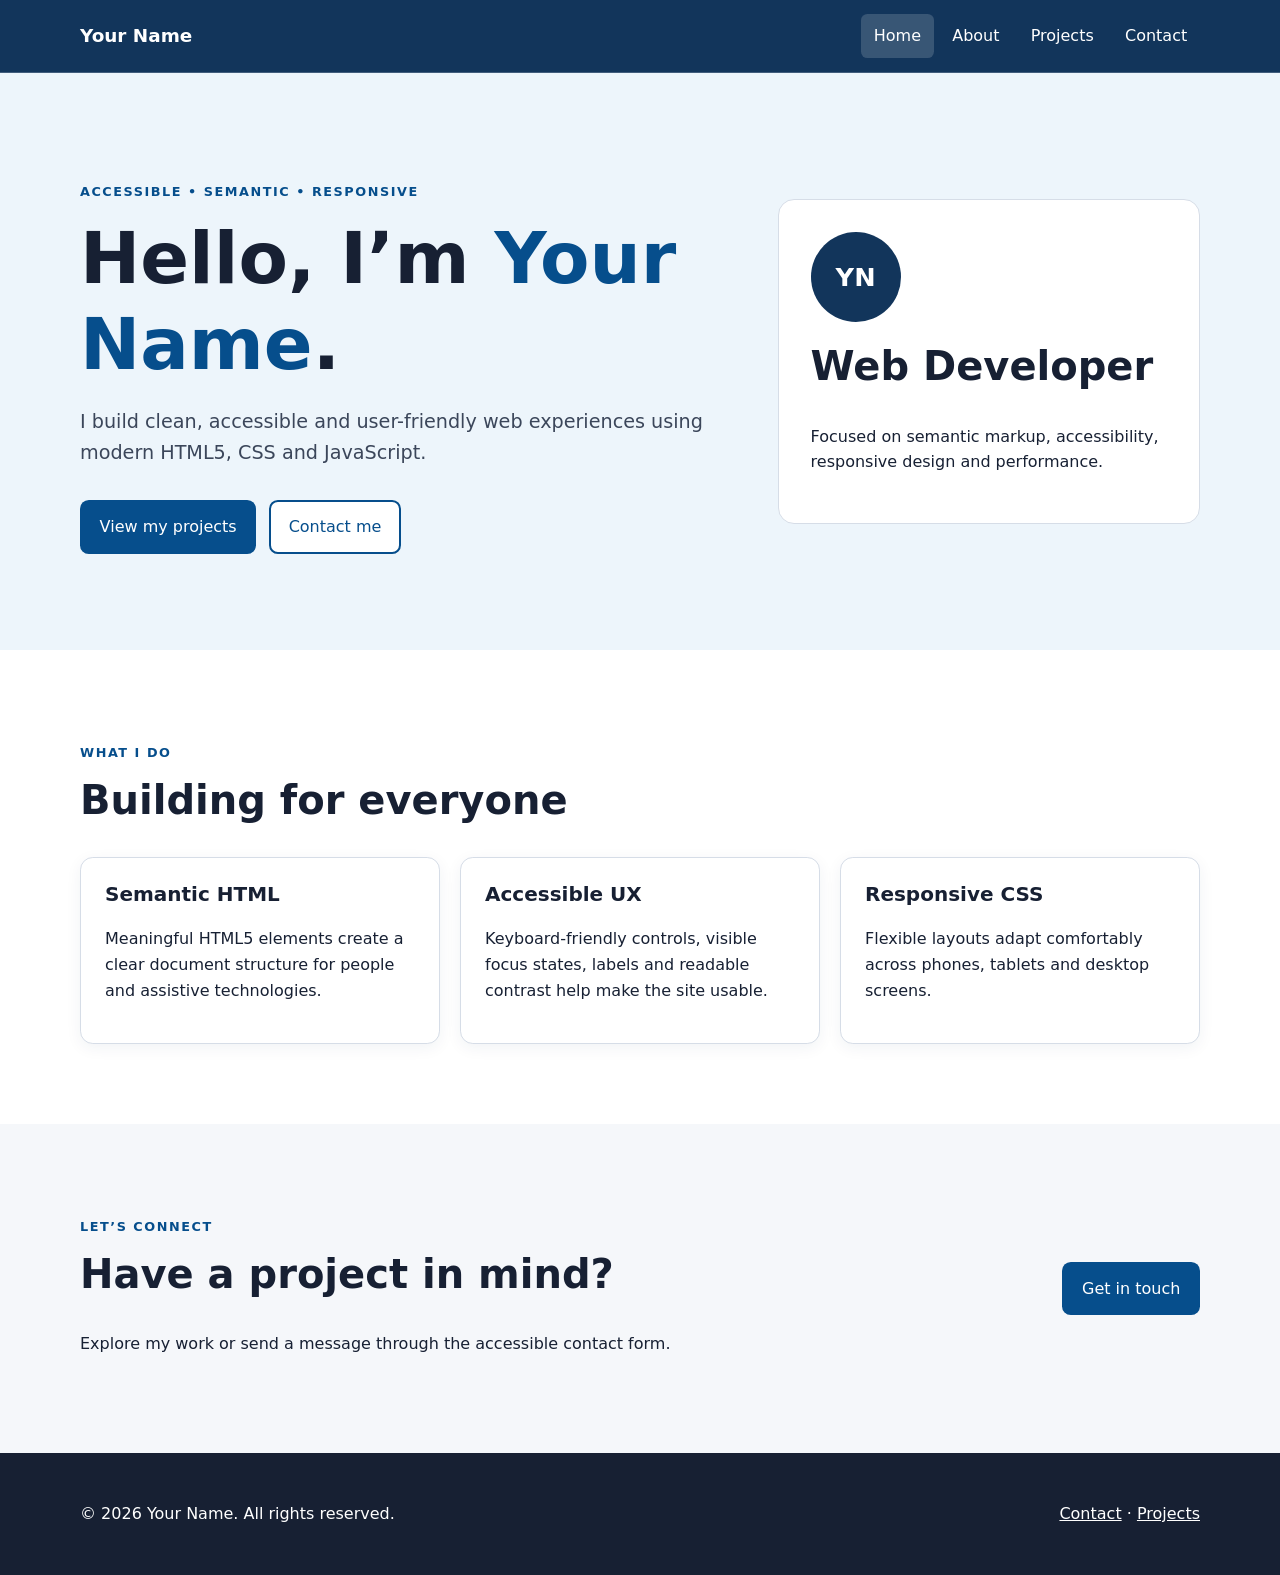
<file: index.html>
<!doctype html>
<html lang="en">
<head>
  <meta charset="utf-8">
  <meta name="viewport" content="width=device-width, initial-scale=1">
  <meta name="description" content="A modern, accessible personal portfolio showcasing skills, projects, and contact information.">
  <meta name="keywords" content="portfolio, web developer, accessible website, HTML5, CSS, JavaScript">
  <meta name="author" content="Your Name">
  <meta name="robots" content="index, follow">
  <meta name="theme-color" content="#12355b">
  <meta property="og:title" content="Your Name | Portfolio">
  <meta property="og:description" content="Accessible personal portfolio and selected projects.">
  <meta property="og:type" content="website">
  <title>Your Name | Accessible Portfolio</title>
  <link rel="stylesheet" href="styles.css">
</head>
<body>
<a class="skip-link" href="#main-content">Skip to main content</a>
<header class="site-header">
  <div class="container header-inner">
    <a class="logo" href="index.html" aria-label="Your Name home">Your Name</a>
    <button class="menu-toggle" type="button" aria-expanded="false" aria-controls="primary-nav">Menu</button>
    <nav id="primary-nav" aria-label="Primary navigation">
      <ul>
        <li><a aria-current="page" href="index.html">Home</a></li>
        <li><a href="about.html">About</a></li>
        <li><a href="projects.html">Projects</a></li>
        <li><a href="contact.html">Contact</a></li>
      </ul>
    </nav>
  </div>
</header>

<main id="main-content">
  <section class="hero" aria-labelledby="hero-title">
    <div class="container hero-grid">
      <div>
        <p class="eyebrow">Accessible • Semantic • Responsive</p>
        <h1 id="hero-title">Hello, I’m <span>Your Name</span>.</h1>
        <p class="lead">I build clean, accessible and user-friendly web experiences using modern HTML5, CSS and JavaScript.</p>
        <div class="button-row">
          <a class="button primary" href="projects.html">View my projects</a>
          <a class="button secondary" href="contact.html">Contact me</a>
        </div>
      </div>
      <aside class="profile-card" aria-label="Portfolio introduction">
        <div class="avatar" aria-hidden="true">YN</div>
        <h2>Web Developer</h2>
        <p>Focused on semantic markup, accessibility, responsive design and performance.</p>
      </aside>
    </div>
  </section>

  <section class="section" aria-labelledby="features-title">
    <div class="container">
      <div class="section-heading">
        <p class="eyebrow">What I do</p>
        <h2 id="features-title">Building for everyone</h2>
      </div>
      <div class="card-grid three">
        <article class="card">
          <h3>Semantic HTML</h3>
          <p>Meaningful HTML5 elements create a clear document structure for people and assistive technologies.</p>
        </article>
        <article class="card">
          <h3>Accessible UX</h3>
          <p>Keyboard-friendly controls, visible focus states, labels and readable contrast help make the site usable.</p>
        </article>
        <article class="card">
          <h3>Responsive CSS</h3>
          <p>Flexible layouts adapt comfortably across phones, tablets and desktop screens.</p>
        </article>
      </div>
    </div>
  </section>

  <section class="section section-alt" aria-labelledby="cta-title">
    <div class="container cta">
      <div>
        <p class="eyebrow">Let’s connect</p>
        <h2 id="cta-title">Have a project in mind?</h2>
        <p>Explore my work or send a message through the accessible contact form.</p>
      </div>
      <a class="button primary" href="contact.html">Get in touch</a>
    </div>
  </section>
</main>

<footer class="site-footer">
  <div class="container footer-inner">
    <p>&copy; <span data-year></span> Your Name. All rights reserved.</p>
    <p><a href="contact.html">Contact</a> · <a href="projects.html">Projects</a></p>
  </div>
</footer>
<script src="script.js" defer></script>
</body>
</html>
</file>
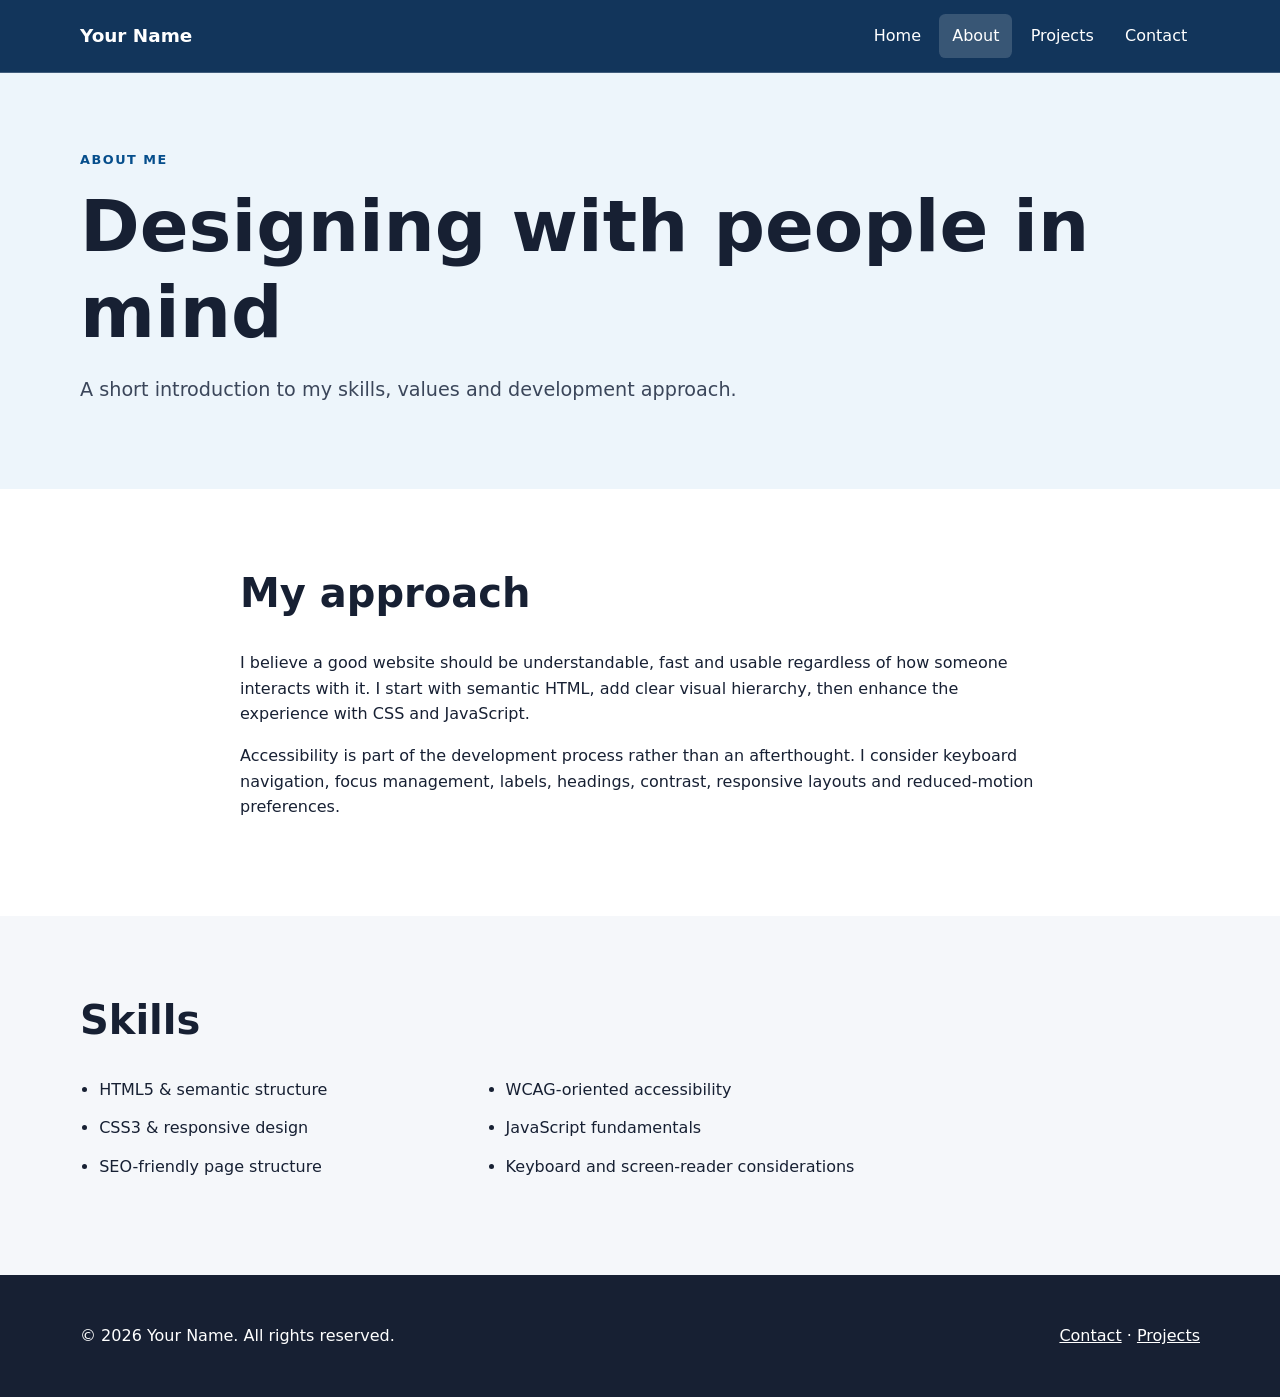
<file: about.html>
<!doctype html>
<html lang="en">
<head>
  <meta charset="utf-8">
  <meta name="viewport" content="width=device-width, initial-scale=1">
  <meta name="description" content="Learn about Your Name, skills, values and approach to accessible web development.">
  <meta name="author" content="Your Name">
  <meta name="robots" content="index, follow">
  <title>About | Your Name</title>
  <link rel="stylesheet" href="styles.css">
</head>
<body>
<a class="skip-link" href="#main-content">Skip to main content</a>
<header class="site-header">
  <div class="container header-inner">
    <a class="logo" href="index.html" aria-label="Your Name home">Your Name</a>
    <button class="menu-toggle" type="button" aria-expanded="false" aria-controls="primary-nav">Menu</button>
    <nav id="primary-nav" aria-label="Primary navigation">
      <ul>
        <li><a href="index.html">Home</a></li>
        <li><a aria-current="page" href="about.html">About</a></li>
        <li><a href="projects.html">Projects</a></li>
        <li><a href="contact.html">Contact</a></li>
      </ul>
    </nav>
  </div>
</header>

<main id="main-content">
  <section class="page-hero" aria-labelledby="page-title">
    <div class="container">
      <p class="eyebrow">About me</p>
      <h1 id="page-title">Designing with people in mind</h1>
      <p class="lead">A short introduction to my skills, values and development approach.</p>
    </div>
  </section>

  <section class="section" aria-labelledby="story-title">
    <div class="container content-narrow">
      <h2 id="story-title">My approach</h2>
      <p>I believe a good website should be understandable, fast and usable regardless of how someone interacts with it. I start with semantic HTML, add clear visual hierarchy, then enhance the experience with CSS and JavaScript.</p>
      <p>Accessibility is part of the development process rather than an afterthought. I consider keyboard navigation, focus management, labels, headings, contrast, responsive layouts and reduced-motion preferences.</p>
    </div>
  </section>

  <section class="section section-alt" aria-labelledby="skills-title">
    <div class="container">
      <h2 id="skills-title">Skills</h2>
      <ul class="skill-list">
        <li>HTML5 &amp; semantic structure</li>
        <li>WCAG-oriented accessibility</li>
        <li>CSS3 &amp; responsive design</li>
        <li>JavaScript fundamentals</li>
        <li>SEO-friendly page structure</li>
        <li>Keyboard and screen-reader considerations</li>
      </ul>
    </div>
  </section>
</main>

<footer class="site-footer">
  <div class="container footer-inner">
    <p>&copy; <span data-year></span> Your Name. All rights reserved.</p>
    <p><a href="contact.html">Contact</a> · <a href="projects.html">Projects</a></p>
  </div>
</footer>
<script src="script.js" defer></script>
</body>
</html>
</file>
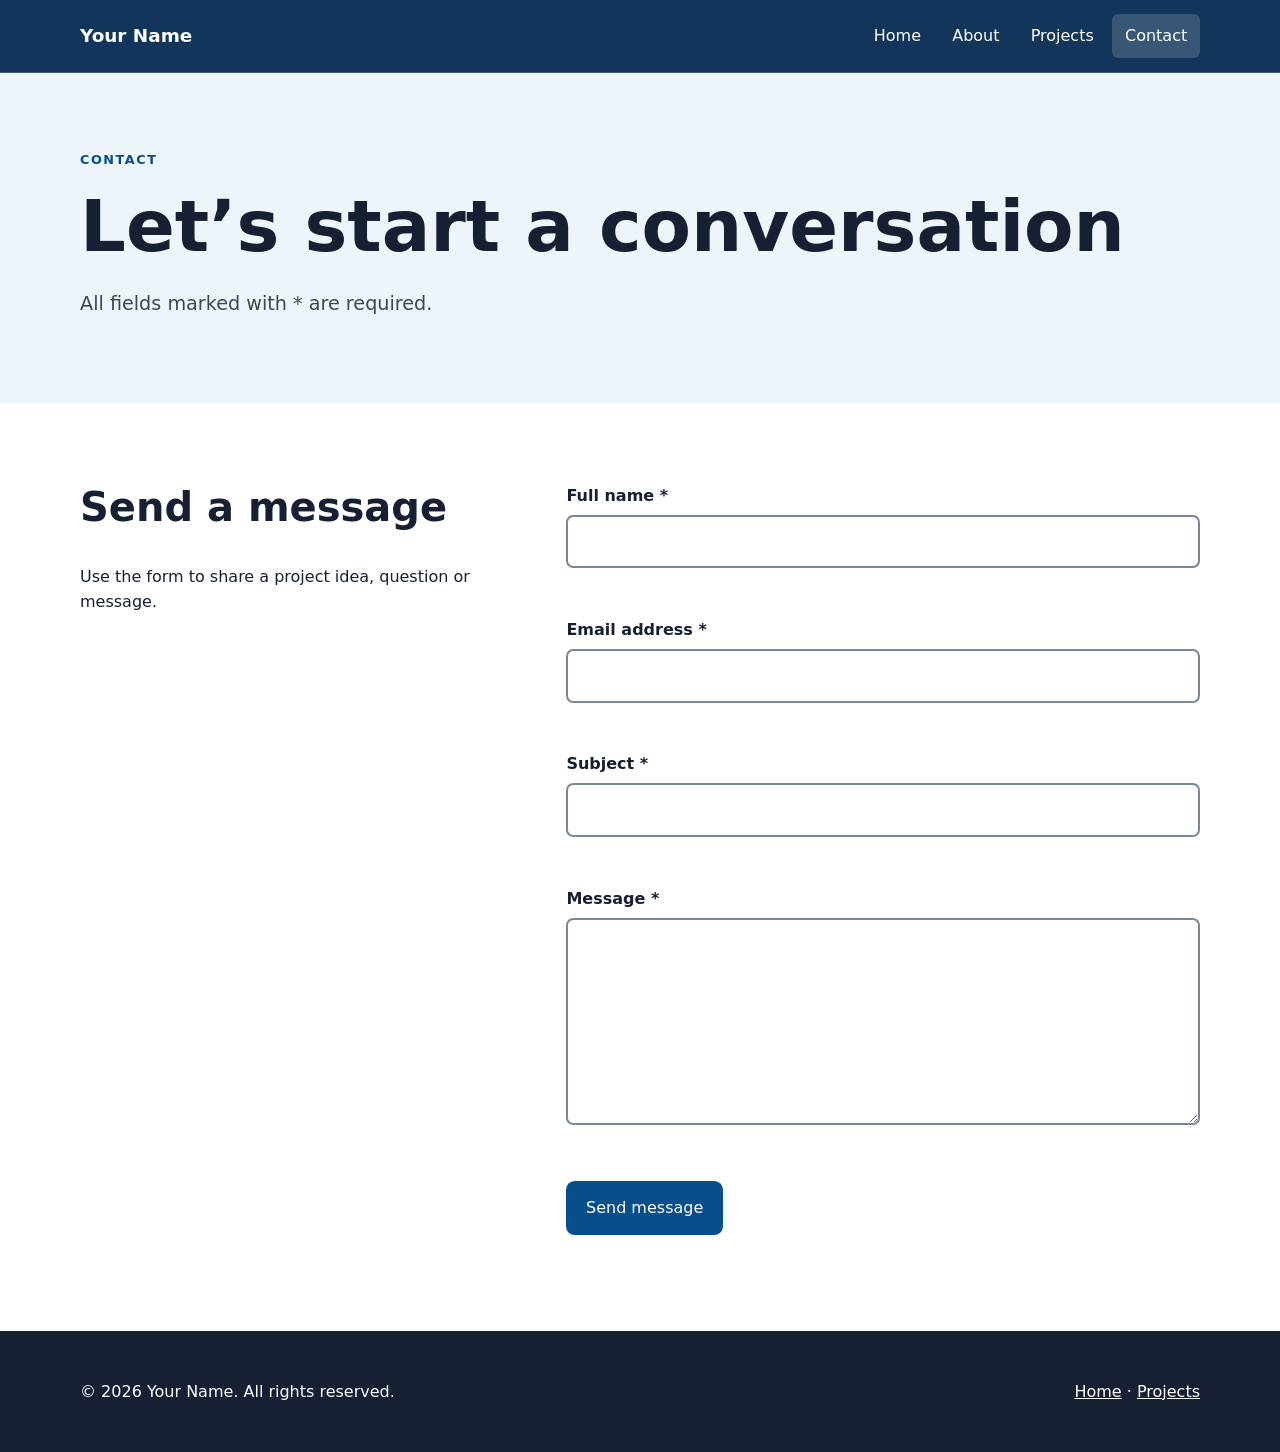
<file: contact.html>
<!doctype html>
<html lang="en">
<head>
  <meta charset="utf-8">
  <meta name="viewport" content="width=device-width, initial-scale=1">
  <meta name="description" content="Contact Your Name through an accessible, keyboard-friendly contact form.">
  <meta name="author" content="Your Name">
  <meta name="robots" content="index, follow">
  <title>Contact | Your Name</title>
  <link rel="stylesheet" href="styles.css">
</head>
<body>
<a class="skip-link" href="#main-content">Skip to main content</a>
<header class="site-header">
  <div class="container header-inner">
    <a class="logo" href="index.html" aria-label="Your Name home">Your Name</a>
    <button class="menu-toggle" type="button" aria-expanded="false" aria-controls="primary-nav">Menu</button>
    <nav id="primary-nav" aria-label="Primary navigation">
      <ul>
        <li><a href="index.html">Home</a></li>
        <li><a href="about.html">About</a></li>
        <li><a href="projects.html">Projects</a></li>
        <li><a aria-current="page" href="contact.html">Contact</a></li>
      </ul>
    </nav>
  </div>
</header>

<main id="main-content">
  <section class="page-hero" aria-labelledby="page-title">
    <div class="container">
      <p class="eyebrow">Contact</p>
      <h1 id="page-title">Let’s start a conversation</h1>
      <p class="lead">All fields marked with <span aria-hidden="true">*</span> are required.</p>
    </div>
  </section>

  <section class="section" aria-labelledby="form-title">
    <div class="container form-layout">
      <div>
        <h2 id="form-title">Send a message</h2>
        <p id="form-help">Use the form to share a project idea, question or message.</p>
      </div>

      <form id="contact-form" novalidate aria-describedby="form-help">
        <div class="form-group">
          <label for="name">Full name <span aria-hidden="true">*</span></label>
          <input id="name" name="name" type="text" autocomplete="name" required aria-required="true" aria-describedby="name-error">
          <p class="error-message" id="name-error" role="alert"></p>
        </div>

        <div class="form-group">
          <label for="email">Email address <span aria-hidden="true">*</span></label>
          <input id="email" name="email" type="email" autocomplete="email" required aria-required="true" aria-describedby="email-error">
          <p class="error-message" id="email-error" role="alert"></p>
        </div>

        <div class="form-group">
          <label for="subject">Subject <span aria-hidden="true">*</span></label>
          <input id="subject" name="subject" type="text" required aria-required="true" aria-describedby="subject-error">
          <p class="error-message" id="subject-error" role="alert"></p>
        </div>

        <div class="form-group">
          <label for="message">Message <span aria-hidden="true">*</span></label>
          <textarea id="message" name="message" rows="7" required aria-required="true" aria-describedby="message-error"></textarea>
          <p class="error-message" id="message-error" role="alert"></p>
        </div>

        <button class="button primary" type="submit">Send message</button>
        <p id="form-status" class="form-status" role="status" aria-live="polite"></p>
      </form>
    </div>
  </section>
</main>

<footer class="site-footer">
  <div class="container footer-inner">
    <p>&copy; <span data-year></span> Your Name. All rights reserved.</p>
    <p><a href="index.html">Home</a> · <a href="projects.html">Projects</a></p>
  </div>
</footer>
<script src="script.js" defer></script>
</body>
</html>
</file>
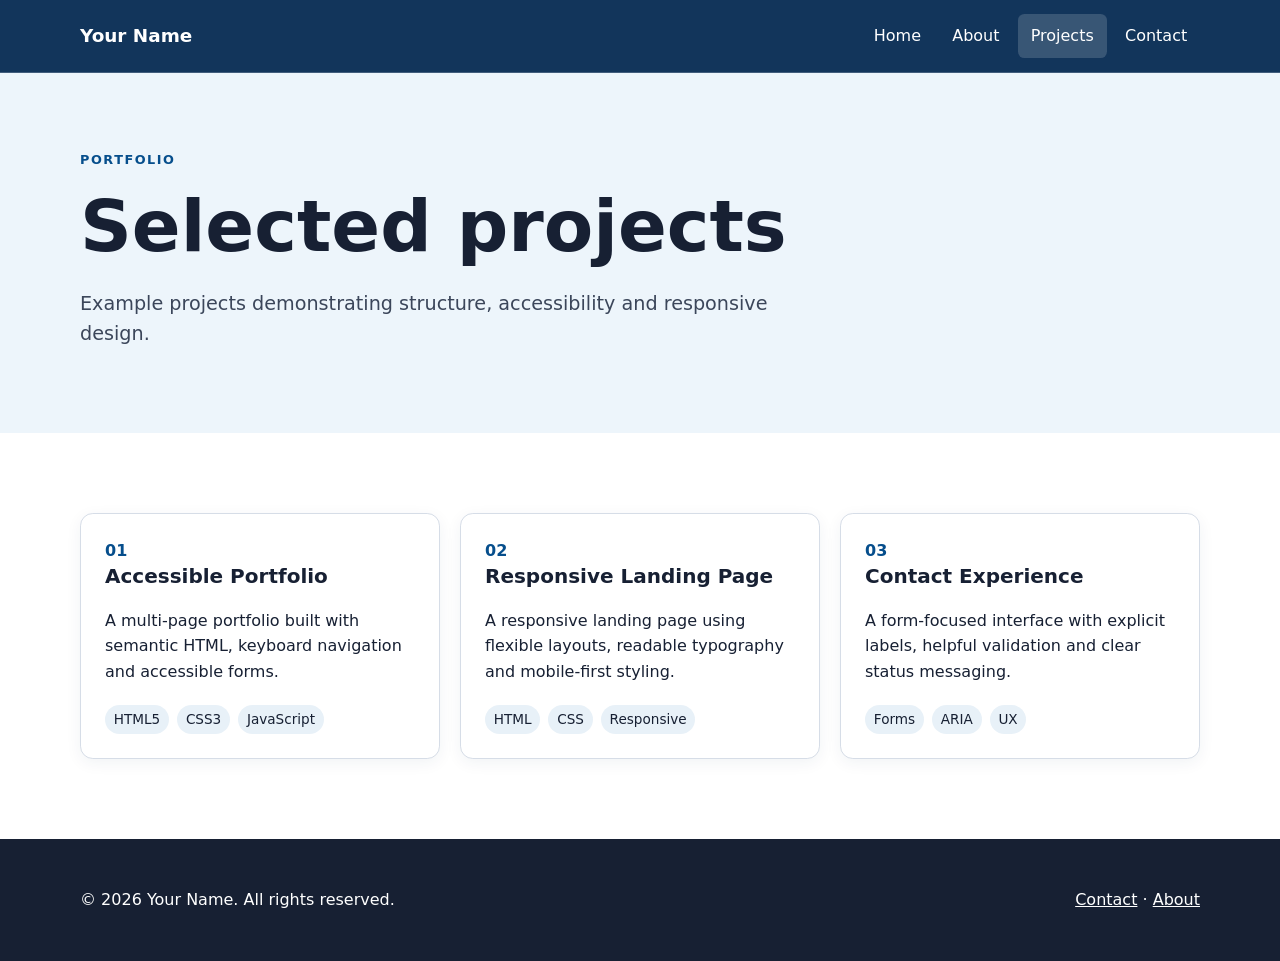
<file: projects.html>
<!doctype html>
<html lang="en">
<head>
  <meta charset="utf-8">
  <meta name="viewport" content="width=device-width, initial-scale=1">
  <meta name="description" content="Selected web development projects by Your Name.">
  <meta name="author" content="Your Name">
  <meta name="robots" content="index, follow">
  <title>Projects | Your Name</title>
  <link rel="stylesheet" href="styles.css">
</head>
<body>
<a class="skip-link" href="#main-content">Skip to main content</a>
<header class="site-header">
  <div class="container header-inner">
    <a class="logo" href="index.html" aria-label="Your Name home">Your Name</a>
    <button class="menu-toggle" type="button" aria-expanded="false" aria-controls="primary-nav">Menu</button>
    <nav id="primary-nav" aria-label="Primary navigation">
      <ul>
        <li><a href="index.html">Home</a></li>
        <li><a href="about.html">About</a></li>
        <li><a aria-current="page" href="projects.html">Projects</a></li>
        <li><a href="contact.html">Contact</a></li>
      </ul>
    </nav>
  </div>
</header>

<main id="main-content">
  <section class="page-hero" aria-labelledby="page-title">
    <div class="container">
      <p class="eyebrow">Portfolio</p>
      <h1 id="page-title">Selected projects</h1>
      <p class="lead">Example projects demonstrating structure, accessibility and responsive design.</p>
    </div>
  </section>

  <section class="section" aria-labelledby="projects-title">
    <div class="container">
      <h2 id="projects-title" class="visually-hidden">Project list</h2>
      <div class="card-grid three">
        <article class="card project-card">
          <span class="project-number" aria-hidden="true">01</span>
          <h3>Accessible Portfolio</h3>
          <p>A multi-page portfolio built with semantic HTML, keyboard navigation and accessible forms.</p>
          <ul class="tag-list" aria-label="Technologies">
            <li>HTML5</li><li>CSS3</li><li>JavaScript</li>
          </ul>
        </article>
        <article class="card project-card">
          <span class="project-number" aria-hidden="true">02</span>
          <h3>Responsive Landing Page</h3>
          <p>A responsive landing page using flexible layouts, readable typography and mobile-first styling.</p>
          <ul class="tag-list" aria-label="Technologies">
            <li>HTML</li><li>CSS</li><li>Responsive</li>
          </ul>
        </article>
        <article class="card project-card">
          <span class="project-number" aria-hidden="true">03</span>
          <h3>Contact Experience</h3>
          <p>A form-focused interface with explicit labels, helpful validation and clear status messaging.</p>
          <ul class="tag-list" aria-label="Technologies">
            <li>Forms</li><li>ARIA</li><li>UX</li>
          </ul>
        </article>
      </div>
    </div>
  </section>
</main>

<footer class="site-footer">
  <div class="container footer-inner">
    <p>&copy; <span data-year></span> Your Name. All rights reserved.</p>
    <p><a href="contact.html">Contact</a> · <a href="about.html">About</a></p>
  </div>
</footer>
<script src="script.js" defer></script>
</body>
</html>
</file>
<file: styles.css>
* { box-sizing: border-box; }
html { scroll-behavior: smooth; }
body {
  margin: 0;
  font-family: system-ui, -apple-system, BlinkMacSystemFont, "Segoe UI", sans-serif;
  line-height: 1.6;
  color: #172033;
  background: #fff;
}
:focus-visible { outline: 3px solid #f59e0b; outline-offset: 3px; }
a { color: #064e8c; }
a:hover { text-decoration-thickness: 2px; }
.container { width: min(1120px, calc(100% - 2rem)); margin-inline: auto; }
.skip-link {
  position: absolute; left: 1rem; top: -5rem; z-index: 100;
  padding: .75rem 1rem; background: #fff; color: #111; border: 2px solid #111;
}
.skip-link:focus { top: 1rem; }
.site-header {
  background: #12355b; color: #fff; border-bottom: 1px solid rgba(255,255,255,.2);
}
.header-inner { min-height: 72px; display: flex; align-items: center; gap: 2rem; }
.logo { color: #fff; font-weight: 800; font-size: 1.15rem; text-decoration: none; margin-right: auto; }
nav ul { display: flex; list-style: none; gap: .35rem; padding: 0; margin: 0; }
nav a { display: block; color: #fff; text-decoration: none; padding: .6rem .8rem; border-radius: .4rem; }
nav a:hover, nav a[aria-current="page"] { background: rgba(255,255,255,.16); }
.menu-toggle { display: none; }
.hero, .page-hero { background: #edf5fb; }
.hero { padding: 6rem 0; }
.hero-grid { display: grid; grid-template-columns: 1.5fr 1fr; gap: 4rem; align-items: center; }
.page-hero { padding: 4rem 0; }
h1, h2, h3 { line-height: 1.2; margin-top: 0; }
h1 { font-size: clamp(2.4rem, 6vw, 4.5rem); margin-bottom: 1.2rem; }
h2 { font-size: clamp(1.8rem, 4vw, 2.5rem); }
h3 { font-size: 1.25rem; }
.hero h1 span { color: #064e8c; }
.lead { font-size: 1.2rem; max-width: 700px; color: #3b465a; }
.eyebrow { text-transform: uppercase; letter-spacing: .12em; font-weight: 800; font-size: .8rem; color: #064e8c; }
.button-row { display: flex; gap: .8rem; flex-wrap: wrap; margin-top: 2rem; }
.button { display: inline-block; border: 2px solid transparent; border-radius: .55rem; padding: .75rem 1.1rem; font-weight: 700; text-decoration: none; cursor: pointer; font: inherit; }
.button.primary { background: #064e8c; color: #fff; }
.button.primary:hover { background: #043a69; }
.button.secondary { border-color: #064e8c; color: #064e8c; background: #fff; }
.section { padding: 5rem 0; }
.section-alt { background: #f5f7fa; }
.section-heading { margin-bottom: 2rem; }
.card-grid { display: grid; gap: 1.25rem; }
.card-grid.three { grid-template-columns: repeat(3, 1fr); }
.card { border: 1px solid #d6dde7; border-radius: .8rem; padding: 1.5rem; background: #fff; box-shadow: 0 4px 16px rgba(18,53,91,.06); }
.profile-card { padding: 2rem; background: #fff; border: 1px solid #d6dde7; border-radius: 1rem; }
.avatar { width: 90px; height: 90px; display: grid; place-items: center; border-radius: 50%; background: #12355b; color: #fff; font-size: 1.6rem; font-weight: 800; margin-bottom: 1.25rem; }
.cta { display: flex; justify-content: space-between; align-items: center; gap: 2rem; }
.content-narrow { max-width: 800px; }
.skill-list { display: grid; grid-template-columns: repeat(2, 1fr); gap: .8rem 2rem; padding-left: 1.2rem; max-width: 800px; }
.tag-list { display: flex; flex-wrap: wrap; gap: .5rem; list-style: none; padding: 0; margin: 1.25rem 0 0; }
.tag-list li { padding: .25rem .55rem; border-radius: 999px; background: #e8f1f8; font-size: .85rem; }
.project-number { font-weight: 800; color: #064e8c; }
.form-layout { display: grid; grid-template-columns: .8fr 1.2fr; gap: 4rem; }
form { max-width: 700px; }
.form-group { margin-bottom: 1.25rem; }
label { display: block; font-weight: 700; margin-bottom: .4rem; }
input, textarea {
  width: 100%; border: 2px solid #7a8798; border-radius: .45rem; padding: .75rem;
  font: inherit; color: #172033; background: #fff;
}
input:focus, textarea:focus { border-color: #064e8c; }
.error-message { min-height: 1.5em; margin: .3rem 0 0; color: #a61b1b; font-weight: 650; }
.invalid { border-color: #a61b1b; }
.form-status { margin-top: 1rem; font-weight: 700; }
.site-footer { background: #172033; color: #fff; padding: 2rem 0; }
.footer-inner { display: flex; justify-content: space-between; gap: 1rem; }
.site-footer a { color: #fff; }
.visually-hidden { position: absolute; width: 1px; height: 1px; padding: 0; margin: -1px; overflow: hidden; clip: rect(0,0,0,0); white-space: nowrap; border: 0; }

@media (max-width: 760px) {
  .header-inner { flex-wrap: wrap; }
  .menu-toggle { display: inline-block; border: 1px solid #fff; background: transparent; color: #fff; border-radius: .4rem; padding: .5rem .7rem; font: inherit; }
  nav { width: 100%; display: none; padding-bottom: .8rem; }
  nav.is-open { display: block; }
  nav ul { flex-direction: column; }
  nav a { padding: .7rem; }
  .hero { padding: 4rem 0; }
  .hero-grid, .form-layout { grid-template-columns: 1fr; gap: 2rem; }
  .card-grid.three { grid-template-columns: 1fr; }
  .skill-list { grid-template-columns: 1fr; }
  .cta, .footer-inner { flex-direction: column; align-items: flex-start; }
}
@media (prefers-reduced-motion: reduce) {
  html { scroll-behavior: auto; }
  *, *::before, *::after { transition-duration: .01ms !important; animation-duration: .01ms !important; }
}
</file>
